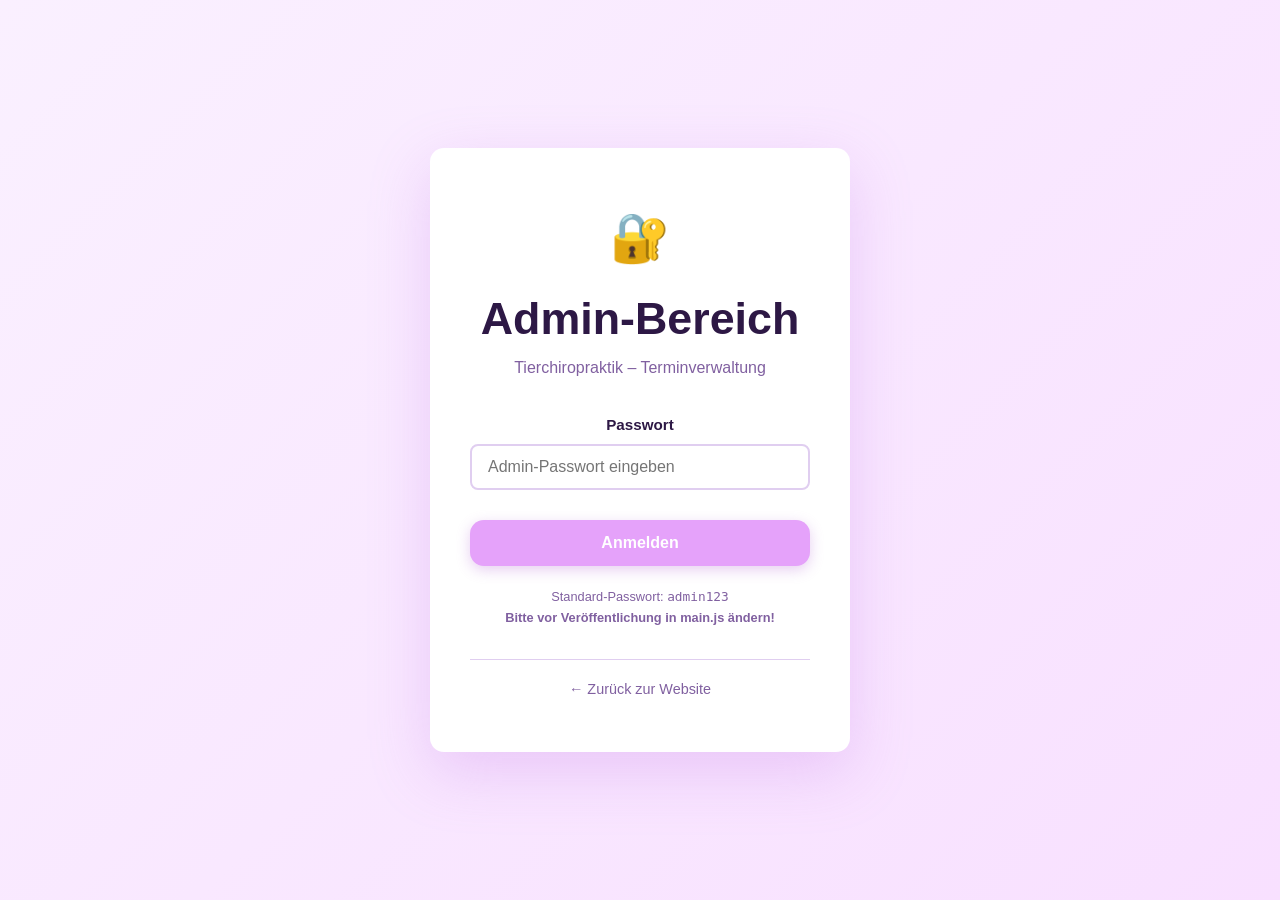
<file: admin.html>
﻿<!DOCTYPE html>
<html lang="de">
<head>
  <meta charset="UTF-8" />
  <meta name="viewport" content="width=device-width, initial-scale=1.0" />
  <meta name="robots" content="noindex, nofollow" />
  <title>Admin – Tierchiropraktik</title>
  <link rel="stylesheet" href="style.css" />
  <style>
    
    .stats-grid {
      display: grid;
      grid-template-columns: repeat(auto-fit, minmax(160px, 1fr));
      gap: 16px;
      margin-bottom: 28px;
    }
    .stat-karte {
      background: var(--weiss);
      border-radius: var(--radius);
      padding: 20px;
      box-shadow: var(--schatten);
      text-align: center;
    }
    .stat-zahl {
      font-size: 2.2rem;
      font-weight: 800;
      color: var(--flieder-dunkel);
      line-height: 1;
      margin-bottom: 6px;
    }
    .stat-label {
      font-size: 0.82rem;
      color: var(--text-hell);
      font-weight: 600;
      text-transform: uppercase;
      letter-spacing: 0.05em;
    }

    /* wochen */
    .wochen-grid {
      display: grid;
      grid-template-columns: 70px repeat(7, 1fr);
      border-left: 1px solid var(--grau-border);
      border-top: 1px solid var(--grau-border);
    }
    .wochen-kopf {
      background: var(--dunkel);
      color: var(--flieder-hell);
      padding: 10px 6px;
      text-align: center;
      font-size: 0.8rem;
      font-weight: 700;
      border-right: 1px solid rgba(255,255,255,0.1);
      border-bottom: 1px solid rgba(255,255,255,0.1);
    }
    .wochen-kopf.heute-kopf {
      background: var(--flieder-dunkel);
    }
    .zeit-label {
      background: var(--grau);
      padding: 8px 6px;
      text-align: right;
      font-size: 0.75rem;
      font-weight: 600;
      color: var(--text-hell);
      border-right: 1px solid var(--grau-border);
      border-bottom: 1px solid var(--grau-border);
      line-height: 1.2;
    }
    .wochen-zelle {
      border-right: 1px solid var(--grau-border);
      border-bottom: 1px solid var(--grau-border);
      min-height: 52px;
      padding: 3px;
      cursor: pointer;
      transition: background var(--transition);
      position: relative;
    }
    .wochen-zelle:hover {
      background: var(--rosa-hell);
    }
    .wochen-zelle.heute-spalte {
      background: rgba(232, 172, 250, 0.08);
    }
    .wochen-termin {
      background: var(--flieder);
      border-radius: 4px;
      padding: 3px 6px;
      font-size: 0.72rem;
      font-weight: 600;
      color: var(--dunkel);
      cursor: pointer;
      white-space: nowrap;
      overflow: hidden;
      text-overflow: ellipsis;
      margin-bottom: 2px;
      transition: background var(--transition);
    }
    .wochen-termin:hover {
      background: var(--flieder-dunkel);
      color: var(--weiss);
    }

    /*  Tages  */
    .tages-grid {
      display: grid;
      grid-template-columns: 70px 1fr;
      border-left: 1px solid var(--grau-border);
      border-top: 1px solid var(--grau-border);
    }
    .tages-zelle {
      border-right: 1px solid var(--grau-border);
      border-bottom: 1px solid var(--grau-border);
      min-height: 64px;
      padding: 6px;
      cursor: pointer;
      transition: background var(--transition);
    }
    .tages-zelle:hover {
      background: var(--rosa-hell);
    }

    /* admin */
    .termin-formular-panel {
      background: var(--weiss);
      border-radius: var(--radius);
      box-shadow: var(--schatten);
      padding: 24px;
      margin-bottom: 24px;
    }
    .termin-formular-panel h3 {
      margin-bottom: 16px;
      color: var(--flieder-dunkel);
    }

    .btn-klein {
      padding: 4px 12px;
      font-size: 0.8rem;
      border-radius: 20px;
      border: none;
      cursor: pointer;
      font-weight: 700;
      transition: all var(--transition);
    }
    .btn-best  { background: #D4EDDA; color: #155724; }
    .btn-best:hover  { background: #155724; color: #fff; }
    .btn-abges { background: #F8D7DA; color: #721C24; }
    .btn-abges:hover { background: #721C24; color: #fff; }
    .btn-del   { background: var(--grau); color: var(--text-hell); }
    .btn-del:hover   { background: #e74c3c; color: #fff; }

    
    .admin-suche {
      display: flex;
      gap: 10px;
      margin-bottom: 16px;
      flex-wrap: wrap;
    }
    .admin-suche input, .admin-suche select {
      padding: 9px 14px;
      border: 2px solid var(--grau-border);
      border-radius: var(--radius-klein);
      font-size: 0.9rem;
      background: var(--weiss);
      transition: border-color var(--transition);
    }
    .admin-suche input:focus, .admin-suche select:focus {
      outline: none;
      border-color: var(--flieder-dunkel);
    }
    .admin-suche input { flex: 1; min-width: 200px; }

    /* Tabellle */
    .tabelle-wrapper {
      overflow-x: auto;
    }

    @media (max-width: 900px) {
      .wochen-grid {
        grid-template-columns: 50px repeat(7, 1fr);
      }
      .wochen-kopf, .zeit-label {
        font-size: 0.68rem;
        padding: 6px 3px;
      }
      .wochen-termin {
        font-size: 0.65rem;
      }
    }
  </style>
</head>
<body>


  <div class="admin-login" id="login-bereich" role="main">
    <div class="login-karte">
      <div style="font-size:3rem;margin-bottom:12px">🔐</div>
      <h1>Admin-Bereich</h1>
      <p>Tierchiropraktik – Terminverwaltung</p>

      <div id="login-fehler" style="
        display:none;
        background:#F8D7DA;
        color:#721C24;
        padding:10px 14px;
        border-radius:var(--radius-klein);
        margin-bottom:16px;
        font-size:0.9rem;
      " role="alert">
         Falsches Passwort. Bitte erneut versuchen.
      </div>

      <div class="formular-gruppe">
        <label for="admin-passwort">Passwort</label>
        <input
          type="password"
          id="admin-passwort"
          placeholder="Admin-Passwort eingeben"
          autocomplete="current-password"
          onkeydown="if(event.key==='Enter') adminLogin()"
        />
      </div>

      <button class="btn btn-primary" style="width:100%;margin-top:8px" onclick="adminLogin()">
         Anmelden
      </button>

      <p style="margin-top:20px;font-size:0.8rem;color:var(--text-hell)">
         Standard-Passwort: <code>admin123</code><br>
        <strong>Bitte vor Veröffentlichung in main.js ändern!</strong>
      </p>

      <div style="margin-top:16px;border-top:1px solid var(--grau-border);padding-top:16px">
        <a href="index.html" style="font-size:0.9rem;color:var(--text-hell)">← Zurück zur Website</a>
      </div>
    </div>
  </div>

  
  <div class="admin-bereich" id="admin-bereich">

    <!-- Admin -->
    <div class="admin-header">
      <h1>🐴 Admin – Tierchiropraktik</h1>
      <div style="display:flex;align-items:center;gap:14px">
        <span style="font-size:0.9rem;opacity:0.7">Eingeloggt als Admin</span>
        <button
          class="btn"
          style="background:rgba(255,255,255,0.15);color:#fff;padding:8px 16px;font-size:0.85rem"
          onclick="adminLogout()"
        >
          🚪 Abmelden
        </button>
      </div>
    </div>

    
    <div class="admin-nav-tabs" role="tablist">
      <button class="admin-tab aktiv" onclick="adminTab('kalender')" id="tab-kalender" role="tab" aria-selected="true" aria-controls="panel-kalender">
        📅 Kalender
      </button>
      <button class="admin-tab" onclick="adminTab('termine')" id="tab-termine" role="tab" aria-selected="false" aria-controls="panel-termine">
        📋 Alle Termine
      </button>
      <button class="admin-tab" onclick="adminTab('neu')" id="tab-neu" role="tab" aria-selected="false" aria-controls="panel-neu">
        ➕ Neuer Termin
      </button>
    </div>

    <div class="admin-inhalt">

      <div id="panel-kalender" role="tabpanel" aria-labelledby="tab-kalender">

        <div class="stats-grid" id="stats-grid">
          <div class="stat-karte">
            <div class="stat-zahl" id="stat-heute">0</div>
            <div class="stat-label">Heute</div>
          </div>
          <div class="stat-karte">
            <div class="stat-zahl" id="stat-woche">0</div>
            <div class="stat-label">Diese Woche</div>
          </div>
          <div class="stat-karte">
            <div class="stat-zahl" id="stat-monat">0</div>
            <div class="stat-label">Diesen Monat</div>
          </div>
          <div class="stat-karte">
            <div class="stat-zahl" id="stat-offen">0</div>
            <div class="stat-label">Unbestätigt</div>
          </div>
          <div class="stat-karte">
            <div class="stat-zahl" id="stat-gesamt">0</div>
            <div class="stat-label">Gesamt</div>
          </div>
        </div>

        <div class="kalender-kopf">
          <div class="kalender-nav">
            <button onclick="kalenderNavigieren(-1)" aria-label="Zurück">◀</button>
            <span class="kalender-titel" id="kalender-titel">–</span>
            <button onclick="kalenderNavigieren(1)" aria-label="Vor">▶</button>
            <button
              onclick="kalenderHeute()"
              style="padding:8px 14px;border:2px solid var(--grau-border);background:var(--weiss);border-radius:var(--radius-klein);cursor:pointer;font-size:0.85rem;font-weight:600"
            >Heute</button>
          </div>
          <div class="kalender-ansicht-buttons" role="group" aria-label="Kalenderansicht">
            <button class="ansicht-btn" id="btn-tag"   onclick="kalenderAnsicht('tag')"   >Tag</button>
            <button class="ansicht-btn aktiv" id="btn-woche" onclick="kalenderAnsicht('woche')" >Woche</button>
            <button class="ansicht-btn" id="btn-monat" onclick="kalenderAnsicht('monat')" >Monat</button>
          </div>
        </div>

        <div id="kalender-container" style="background:var(--weiss);border-radius:var(--radius);box-shadow:var(--schatten);overflow:hidden">
        </div>
      </div>

      <div id="panel-termine" role="tabpanel" aria-labelledby="tab-termine" style="display:none">
        <h2 style="margin-bottom:16px">📋 Alle Termine</h2>

        <div class="admin-suche">
          <input type="text" id="suche-input" placeholder="🔍 Suchen (Name, Tier, Ort ...)" oninput="termineFiltern()" />
          <select id="suche-status" onchange="termineFiltern()">
            <option value="">Alle Status</option>
            <option value="neu">Neu / Unbestätigt</option>
            <option value="bestaetigt">Bestätigt</option>
            <option value="abgesagt">Abgesagt</option>
          </select>
          <select id="suche-tierart" onchange="termineFiltern()">
            <option value="">Alle</option>
            <option value="Pferd">Pferd</option>
            <option value="Sonstiges">Sonstiges</option>
          </select>
        </div>

        <div class="tabelle-wrapper">
          <table class="termin-tabelle" id="termine-tabelle">
            <thead>
              <tr>
                <th>Datum &amp; Zeit</th>
                <th>Tier</th>
                <th>Tierart</th>
                <th>Besitzer</th>
                <th>Problem</th>
                <th>Ort</th>
                <th>Status</th>
                <th>Aktionen</th>
              </tr>
            </thead>
            <tbody id="termine-tbody">
            </tbody>
          </table>
        </div>
      </div>

      <div id="panel-neu" role="tabpanel" aria-labelledby="tab-neu" style="display:none">
        <h2 style="margin-bottom:20px"> Termin manuell eintragen</h2>

        <div class="termin-formular-panel">
          <h3> Tier &amp; Problem</h3>
          <div style="display:grid;grid-template-columns:1fr 1fr;gap:16px">
            <div class="formular-gruppe">
              <label for="neu-tierart">Tierart <span class="pflicht">*</span></label>
              <select id="neu-tierart">
                <option value="Pferd" selected>Pferd</option>
                <option value="Sonstiges">Sonstiges (bitte anfragen)</option>
              </select>
            </div>
            <div class="formular-gruppe">
              <label for="neu-tiername">Tiername <span class="pflicht">*</span></label>
              <input type="text" id="neu-tiername" placeholder="Name des Tieres" />
            </div>
            <div class="formular-gruppe">
              <label for="neu-rasse">Rasse / Typ</label>
              <input type="text" id="neu-rasse" placeholder="z. B. Labrador" />
            </div>
            <div class="formular-gruppe">
              <label for="neu-groesse">Größe / Gewicht</label>
              <input type="text" id="neu-groesse" placeholder="z. B. 500 kg" />
            </div>
          </div>
          <div class="formular-gruppe">
            <label for="neu-problem">Beschwerden / Problem <span class="pflicht">*</span></label>
            <textarea id="neu-problem" rows="2" placeholder="Beschreibung der Beschwerden ..."></textarea>
          </div>
        </div>

        <div class="termin-formular-panel">
          <h3> Datum &amp; Ort</h3>
          <div style="display:grid;grid-template-columns:1fr 1fr;gap:16px">
            <div class="formular-gruppe">
              <label for="neu-datum">Datum <span class="pflicht">*</span></label>
              <input type="date" id="neu-datum" />
            </div>
            <div class="formular-gruppe">
              <label for="neu-uhrzeit">Uhrzeit <span class="pflicht">*</span></label>
              <input type="time" id="neu-uhrzeit" value="09:00" />
            </div>
          </div>
          <div class="formular-gruppe">
            <label for="neu-adresse">Adresse (Behandlungsort) <span class="pflicht">*</span></label>
            <input type="text" id="neu-adresse" placeholder="Straße, PLZ Ort" />
          </div>
          <div class="formular-gruppe">
            <label for="neu-hinweis">Anfahrtshinweis</label>
            <input type="text" id="neu-hinweis" placeholder="Hinweise zur Anfahrt ..." />
          </div>
        </div>

        <div class="termin-formular-panel">
          <h3> Kontakt</h3>
          <div style="display:grid;grid-template-columns:1fr 1fr;gap:16px">
            <div class="formular-gruppe">
              <label for="neu-vorname">Vorname <span class="pflicht">*</span></label>
              <input type="text" id="neu-vorname" placeholder="Vorname" />
            </div>
            <div class="formular-gruppe">
              <label for="neu-nachname">Nachname <span class="pflicht">*</span></label>
              <input type="text" id="neu-nachname" placeholder="Nachname" />
            </div>
            <div class="formular-gruppe">
              <label for="neu-email">E-Mail</label>
              <input type="email" id="neu-email" placeholder="email@beispiel.de" />
            </div>
            <div class="formular-gruppe">
              <label for="neu-telefon">Telefon</label>
              <input type="tel" id="neu-telefon" placeholder="0176 ..." />
            </div>
          </div>
          <div class="formular-gruppe">
            <label for="neu-status">Status</label>
            <select id="neu-status">
              <option value="bestaetigt"> Bestätigt</option>
              <option value="neu"> Neu / Unbestätigt</option>
              <option value="abgesagt"> Abgesagt</option>
            </select>
          </div>
          <div class="formular-gruppe">
            <label for="neu-notiz">Interne Notiz</label>
            <textarea id="neu-notiz" rows="2" placeholder="Nur für Sie sichtbare Notizen ..."></textarea>
          </div>
        </div>

        <div style="display:flex;gap:12px;justify-content:flex-end">
          <button class="btn btn-secondary" onclick="neuFormularLeeren()">🗑 Leeren</button>
          <button class="btn btn-primary" onclick="neuTerminSpeichern()">💾 Termin speichern</button>
        </div>

        <div id="neu-erfolg" style="display:none;margin-top:16px;background:#D4EDDA;color:#155724;padding:12px 16px;border-radius:var(--radius-klein);">
          ✅ Termin erfolgreich gespeichert!
        </div>
      </div>

    </div><!-- /admin -->
  </div><!-- /admin -->

  
  <div class="modal-overlay" id="modal-overlay" role="dialog" aria-modal="true" aria-labelledby="modal-titel" onclick="modalSchliessen(event)">
    <div class="modal">
      <button class="modal-schliessen" onclick="modalZu()" aria-label="Modal schließen">✕</button>
      <h2 id="modal-titel" style="margin-bottom:20px;color:var(--flieder-dunkel)">📋 Termin Details</h2>

      <div id="modal-inhalt">
      </div>

      <div style="display:flex;gap:10px;margin-top:24px;flex-wrap:wrap" id="modal-aktionen">
      </div>
    </div>
  </div>

  <script src="main.js"></script>
</body>
</html>
</file>
<file: style.css>
/* ============================================
    Ganzheitliche Pferdetherapie
   ============================================ */


:root {
  --flieder:        #f0d8fa;   
  --flieder-mittel: #e5a2fa;  
  --flieder-dunkel: #b16bcc;   
  --flieder-hell:   #FAF0FF;   
  --rosa:           #F8E0FF;
  --rosa-hell:      #FEFAFF;   
  --weiss:          #FFFFFF;
  --dunkel:         #2D1845;   
  --text:           #3A2050;   
  --text-hell:      #8060A0;  
  --grau:           #F6F0FA;
  --grau-border:    #E0CEF0;
  --schatten:       0 2px 16px rgba(176, 96, 208, 0.12);
  --schatten-hover: 0 6px 24px rgba(176, 96, 208, 0.25);
  --radius:         14px;
  --radius-klein:   8px;
  --transition:     0.25s ease;
}


*, *::before, *::after {
  box-sizing: border-box;
  margin: 0;
  padding: 0;
}

html {
  scroll-behavior: smooth;
  font-size: 16px;
}

body {
  font-family: 'Segoe UI', 'Helvetica Neue', Arial, sans-serif;
  background-color: var(--rosa-hell);
  color: var(--text);
  line-height: 1.65;
  min-height: 100vh;
}

img {
  max-width: 100%;
  height: auto;
  display: block;
}

a {
  color: var(--flieder-dunkel);
  text-decoration: none;
  transition: color var(--transition);
}

a:hover {
  color: var(--dunkel);
}

h1, h2, h3, h4 {
  color: var(--dunkel);
  line-height: 1.3;
}

h1 { font-size: clamp(1.8rem, 4vw, 2.8rem); }
h2 { font-size: clamp(1.4rem, 3vw, 2rem); margin-bottom: 1rem; }
h3 { font-size: 1.25rem; margin-bottom: 0.6rem; }

p { margin-bottom: 1rem; }

ul { list-style: none; }

/* Banner */
.notfall-banner {
  background: linear-gradient(135deg, #FF6B9D, #FF4757);
  color: #fff;
  text-align: center;
  padding: 10px 20px;
  font-size: 0.9rem;
  font-weight: 600;
  letter-spacing: 0.02em;
}

.notfall-banner a {
  color: #fff;
  text-decoration: underline;
}

.navbar {
  background: var(--weiss);
  box-shadow: var(--schatten);
  position: sticky;
  top: 0;
  z-index: 1000;
  padding: 0 24px;
}

.navbar-inner {
  max-width: 1200px;
  margin: 0 auto;
  display: flex;
  align-items: center;
  justify-content: flex-start;
  height: 70px;
  gap: 16px;
}

.navbar-logo {
  display: flex;
  align-items: center;
  gap: 10px;
  font-size: 1.1rem;
  font-weight: 700;
  color: var(--dunkel);
  white-space: nowrap;
  position: relative;
  cursor: pointer;
  text-decoration: none;
}

.navbar-logo .logo-icon {
  font-size: 2rem;
}


.logo-svg-wrapper {
  width: 54px;
  height: 54px;
  flex-shrink: 0;
}

.logo-svg-wrapper svg {
  width: 100%;
  height: 100%;
}

.logo-bild {
  width: 54px;
  height: 54px;
  object-fit: contain;
}

.logo-text-block {
  display: flex;
  flex-direction: column;
  line-height: 1.25;
}

.logo-text-name {
  font-size: 1.05rem;
  font-weight: 800;
  color: var(--text);
  letter-spacing: -0.01em;
}

.logo-text-sub {
  font-size: 0.68rem;
  font-weight: 500;
  color: var(--text-hell);
  letter-spacing: 0.04em;
  text-transform: uppercase;
}

.logo-dropdown {
  display: none;
  position: absolute;
  top: calc(100% + 12px);
  left: 0;
  background: var(--weiss);
  border-radius: var(--radius);
  box-shadow: 0 8px 32px rgba(176, 96, 208, 0.22);
  min-width: 220px;
  z-index: 2000;
  overflow: hidden;
  border: 1.5px solid var(--flieder);
}

.logo-dropdown.offen {
  display: block;
  animation: dropdown-ein 0.18s ease;
}

@keyframes dropdown-ein {
  from { opacity: 0; transform: translateY(-8px); }
  to   { opacity: 1; transform: translateY(0); }
}

.logo-dropdown a {
  display: flex;
  align-items: center;
  gap: 10px;
  padding: 12px 18px;
  color: var(--text);
  font-size: 0.92rem;
  font-weight: 500;
  border-bottom: 1px solid var(--grau-border);
  transition: background var(--transition);
}

.logo-dropdown a:last-child {
  border-bottom: none;
}

.logo-dropdown a:hover {
  background: var(--flieder-hell);
  color: var(--text);
}

.logo-dropdown a.termin-link {
  background: var(--flieder);
  font-weight: 700;
  color: var(--text);
}

.logo-dropdown a.termin-link:hover {
  background: var(--flieder-mittel);
  color: var(--weiss);
}

.logo-platzhalter { display: none; }

.hamburger    { display: none !important; }
.navbar-links { display: none !important; }

.container {
  max-width: 1100px;
  margin: 0 auto;
  padding: 0 20px;
}

.seite-inhalt {
  padding: 50px 20px;
  max-width: 1100px;
  margin: 0 auto;
}

.btn {
  display: inline-block;
  padding: 12px 28px;
  border-radius: var(--radius);
  font-size: 1rem;
  font-weight: 600;
  cursor: pointer;
  border: none;
  transition: all var(--transition);
  text-align: center;
  line-height: 1.4;
}

.btn-primary {
  background: var(--flieder-mittel);
  color: var(--weiss);
  box-shadow: 0 4px 14px rgba(176, 96, 208, 0.30);
}

.btn-primary:hover {
  background: var(--flieder-dunkel);
  color: var(--weiss);
  transform: translateY(-2px);
  box-shadow: 0 6px 20px rgba(176, 96, 208, 0.45);
}

.btn-secondary {
  background: var(--weiss);
  color: var(--flieder-dunkel);
  border: 2px solid var(--flieder-mittel);
}

.btn-secondary:hover {
  background: var(--flieder-hell);
  transform: translateY(-2px);
}

.btn-gross {
  padding: 16px 38px;
  font-size: 1.1rem;
  border-radius: 50px;
}

.karte {
  background: var(--weiss);
  border-radius: var(--radius);
  box-shadow: var(--schatten);
  padding: 28px;
  transition: box-shadow var(--transition), transform var(--transition);
}

.karte:hover {
  box-shadow: var(--schatten-hover);
  transform: translateY(-3px);
}

.hero {
  background: linear-gradient(150deg, #FEFAFF 0%, var(--flieder) 50%, var(--rosa) 100%);
  padding: 80px 20px 60px;
  text-align: center;
  position: relative;
  overflow: hidden;
}

.hero::before {
  content: '';
  position: absolute;
  font-size: 260px;
  opacity: 0.06;
  right: 40px;
  top: -10px;
  line-height: 1;
}

.hero-titel {
  font-size: clamp(2rem, 5vw, 3.2rem);
  margin-bottom: 1rem;
  color: var(--text);
}

.hero-untertitel {
  font-size: 1.15rem;
  color: var(--text-hell);
  max-width: 600px;
  margin: 0 auto 2rem;
}

.hero-buttons {
  display: flex;
  gap: 14px;
  justify-content: center;
  flex-wrap: wrap;
}

.tier-kacheln {
  padding: 60px 20px;
  background: var(--weiss);
}

.tier-kacheln h2 {
  text-align: center;
  margin-bottom: 2rem;
}

.kacheln-grid {
  display: grid;
  grid-template-columns: repeat(auto-fit, minmax(180px, 1fr));
  gap: 20px;
  max-width: 1000px;
  margin: 0 auto;
}

.tier-kachel {
  background: var(--grau);
  border-radius: var(--radius);
  padding: 30px 20px;
  text-align: center;
  cursor: pointer;
  border: 2px solid transparent;
  transition: all var(--transition);
  text-decoration: none;
  color: var(--text);
  display: block;
}

.tier-kachel:hover,
.tier-kachel.aktiv {
  background: var(--flieder-hell);
  border-color: var(--flieder-dunkel);
  transform: translateY(-4px);
  box-shadow: var(--schatten-hover);
  color: var(--dunkel);
}

.tier-kachel .tier-emoji {
  font-size: 3rem;
  display: block;
  margin-bottom: 10px;
}

.tier-kachel .tier-name {
  font-weight: 700;
  font-size: 1rem;
}

.tier-detail {
  background: var(--rosa-hell);
  padding: 50px 20px;
  display: none;
}

.tier-detail.sichtbar {
  display: block;
}

.tier-detail-inner {
  max-width: 1000px;
  margin: 0 auto;
}

.tier-detail h2 {
  display: flex;
  align-items: center;
  gap: 12px;
  margin-bottom: 1.5rem;
}

.tier-skelett-bereich {
  display: grid;
  grid-template-columns: 1fr 1fr;
  gap: 30px;
  align-items: start;
}

.tier-skelett-svg {
  background: var(--weiss);
  border-radius: var(--radius);
  padding: 20px;
  text-align: center;
  box-shadow: var(--schatten);
}

.tier-skelett-svg svg {
  max-width: 100%;
  height: auto;
}

.tier-bilder-grid {
  display: grid;
  grid-template-columns: 1fr 1fr;
  gap: 14px;
}

.bild-platzhalter {
  background: linear-gradient(135deg, var(--flieder-hell), var(--rosa));
  border-radius: var(--radius-klein);
  aspect-ratio: 4/3;
  display: flex;
  flex-direction: column;
  align-items: center;
  justify-content: center;
  color: var(--text-hell);
  font-size: 0.85rem;
  text-align: center;
  padding: 10px;
  border: 2px dashed var(--flieder-dunkel);
}

.bild-platzhalter .platzhalter-icon {
  font-size: 2rem;
  margin-bottom: 6px;
}

.ueber-grid {
  display: grid;
  grid-template-columns: 300px 1fr;
  gap: 40px;
  align-items: start;
}

.profilbild-container {
  background: linear-gradient(135deg, var(--flieder-hell), var(--rosa));
  border-radius: var(--radius);
  aspect-ratio: 3/4;
  display: flex;
  flex-direction: column;
  align-items: center;
  justify-content: center;
  color: var(--text-hell);
  font-size: 0.9rem;
  text-align: center;
  padding: 20px;
  border: 3px dashed var(--flieder-dunkel);
  box-shadow: var(--schatten);
}

.profilbild-container .platzhalter-icon {
  font-size: 4rem;
  margin-bottom: 10px;
}

.aktionen-bilder {
  display: grid;
  grid-template-columns: repeat(3, 1fr);
  gap: 14px;
  margin-top: 30px;
}

.formular-bereich {
  max-width: 700px;
  margin: 0 auto;
}

.formular-gruppe {
  margin-bottom: 22px;
}

.formular-gruppe label {
  display: block;
  font-weight: 600;
  margin-bottom: 7px;
  color: var(--dunkel);
  font-size: 0.95rem;
}

.formular-gruppe label .pflicht {
  color: var(--flieder-dunkel);
  margin-left: 2px;
}

.formular-gruppe input,
.formular-gruppe select,
.formular-gruppe textarea {
  width: 100%;
  padding: 12px 16px;
  border: 2px solid var(--grau-border);
  border-radius: var(--radius-klein);
  font-size: 1rem;
  font-family: inherit;
  background: var(--weiss);
  color: var(--text);
  transition: border-color var(--transition), box-shadow var(--transition);
  appearance: auto;
}

.formular-gruppe input:focus,
.formular-gruppe select:focus,
.formular-gruppe textarea:focus {
  outline: none;
  border-color: var(--flieder-dunkel);
  box-shadow: 0 0 0 3px rgba(200, 126, 232, 0.2);
}

.formular-gruppe textarea {
  resize: vertical;
  min-height: 100px;
}

.formular-grid-2 {
  display: grid;
  grid-template-columns: 1fr 1fr;
  gap: 16px;
}

.radio-gruppe,
.checkbox-gruppe {
  display: flex;
  flex-wrap: wrap;
  gap: 10px;
  margin-top: 6px;
}

.radio-option,
.checkbox-option {
  display: flex;
  align-items: center;
  gap: 7px;
  background: var(--grau);
  padding: 8px 14px;
  border-radius: var(--radius-klein);
  cursor: pointer;
  transition: background var(--transition);
  font-size: 0.95rem;
}

.radio-option:hover,
.checkbox-option:hover {
  background: var(--flieder-hell);
}

.radio-option input,
.checkbox-option input {
  width: auto;
  accent-color: var(--flieder-dunkel);
}

.formular-hinweis {
  background: var(--flieder-hell);
  border-left: 4px solid var(--flieder-dunkel);
  padding: 14px 18px;
  border-radius: 0 var(--radius-klein) var(--radius-klein) 0;
  font-size: 0.9rem;
  margin-bottom: 24px;
  color: var(--text);
}

.schritte-leiste {
  display: flex;
  gap: 0;
  margin-bottom: 36px;
  border-radius: var(--radius);
  overflow: hidden;
  box-shadow: var(--schatten);
}

.schritt {
  flex: 1;
  text-align: center;
  padding: 14px 10px;
  background: var(--grau);
  font-size: 0.85rem;
  font-weight: 600;
  color: var(--text-hell);
  border-right: 2px solid var(--weiss);
  display: flex;
  align-items: center;
  justify-content: center;
  gap: 6px;
}

.schritt:last-child { border-right: none; }

.schritt.aktiv {
  background: var(--flieder);
  color: var(--dunkel);
}

.schritt.erledigt {
  background: var(--flieder-dunkel);
  color: var(--weiss);
}

.erfolgs-meldung {
  text-align: center;
  padding: 50px 30px;
  display: none;
}

.erfolgs-meldung.sichtbar {
  display: block;
}

.erfolgs-icon {
  font-size: 4rem;
  margin-bottom: 20px;
}

.kontakt-grid {
  display: grid;
  grid-template-columns: 1fr 1fr;
  gap: 40px;
  align-items: start;
}

.kontakt-info-karte {
  background: var(--weiss);
  border-radius: var(--radius);
  padding: 32px;
  box-shadow: var(--schatten);
}

.kontakt-zeile {
  display: flex;
  align-items: flex-start;
  gap: 14px;
  margin-bottom: 20px;
  padding-bottom: 20px;
  border-bottom: 1px solid var(--grau-border);
}

.kontakt-zeile:last-child {
  border-bottom: none;
  margin-bottom: 0;
  padding-bottom: 0;
}

.kontakt-icon {
  font-size: 1.6rem;
  min-width: 40px;
  text-align: center;
}

.kontakt-label {
  font-weight: 700;
  font-size: 0.8rem;
  text-transform: uppercase;
  letter-spacing: 0.06em;
  color: var(--text-hell);
  margin-bottom: 3px;
}

.kontakt-wert {
  font-size: 1rem;
  color: var(--dunkel);
  font-weight: 500;
}

/*Admin*/
.admin-login {
  min-height: 100vh;
  display: flex;
  align-items: center;
  justify-content: center;
  background: linear-gradient(135deg, var(--flieder-hell), var(--rosa));
  padding: 20px;
}

.login-karte {
  background: var(--weiss);
  border-radius: var(--radius);
  padding: 50px 40px;
  box-shadow: 0 20px 60px rgba(200, 126, 232, 0.3);
  width: 100%;
  max-width: 420px;
  text-align: center;
}

.login-karte h1 {
  margin-bottom: 8px;
}

.login-karte p {
  color: var(--text-hell);
  margin-bottom: 30px;
}

.admin-bereich {
  min-height: 100vh;
  background: var(--grau);
  display: none;
}

.admin-bereich.sichtbar {
  display: block;
}

.admin-header {
  background: var(--dunkel);
  color: var(--weiss);
  padding: 16px 28px;
  display: flex;
  align-items: center;
  justify-content: space-between;
}

.admin-header h1 {
  color: var(--flieder);
  font-size: 1.3rem;
}

.admin-nav-tabs {
  display: flex;
  gap: 4px;
  padding: 16px 28px 0;
  background: var(--weiss);
  border-bottom: 2px solid var(--grau-border);
}

.admin-tab {
  padding: 10px 20px;
  border: none;
  background: none;
  cursor: pointer;
  font-size: 0.95rem;
  font-weight: 600;
  color: var(--text-hell);
  border-bottom: 3px solid transparent;
  margin-bottom: -2px;
  transition: all var(--transition);
}

.admin-tab.aktiv {
  color: var(--flieder-dunkel);
  border-bottom-color: var(--flieder-dunkel);
}

.admin-inhalt {
  padding: 28px;
  max-width: 1400px;
  margin: 0 auto;
}

/* Kalender */
.kalender-kopf {
  display: flex;
  align-items: center;
  justify-content: space-between;
  margin-bottom: 20px;
  flex-wrap: wrap;
  gap: 12px;
}

.kalender-ansicht-buttons {
  display: flex;
  gap: 4px;
}

.ansicht-btn {
  padding: 8px 16px;
  border: 2px solid var(--grau-border);
  background: var(--weiss);
  border-radius: var(--radius-klein);
  cursor: pointer;
  font-weight: 600;
  font-size: 0.9rem;
  color: var(--text);
  transition: all var(--transition);
}

.ansicht-btn.aktiv {
  background: var(--flieder);
  border-color: var(--flieder-dunkel);
  color: var(--dunkel);
}

.kalender-nav {
  display: flex;
  align-items: center;
  gap: 12px;
}

.kalender-nav button {
  padding: 8px 14px;
  border: 2px solid var(--grau-border);
  background: var(--weiss);
  border-radius: var(--radius-klein);
  cursor: pointer;
  font-size: 1rem;
  transition: all var(--transition);
}

.kalender-nav button:hover {
  background: var(--flieder-hell);
  border-color: var(--flieder-dunkel);
}

.kalender-nav .kalender-titel {
  font-weight: 700;
  font-size: 1.1rem;
  min-width: 200px;
  text-align: center;
}

#kalender-container {
  background: var(--weiss);
  border-radius: var(--radius);
  box-shadow: var(--schatten);
  overflow: hidden;
}

.kalender-grid-kopf {
  display: grid;
  grid-template-columns: repeat(7, 1fr);
  background: var(--dunkel);
}

.kalender-tag-kopf {
  padding: 12px;
  text-align: center;
  color: var(--flieder-hell);
  font-weight: 700;
  font-size: 0.85rem;
  letter-spacing: 0.05em;
}

.kalender-grid-body {
  display: grid;
  grid-template-columns: repeat(7, 1fr);
  border-left: 1px solid var(--grau-border);
  border-top: 1px solid var(--grau-border);
}

.kalender-zelle {
  min-height: 100px;
  border-right: 1px solid var(--grau-border);
  border-bottom: 1px solid var(--grau-border);
  padding: 8px;
  cursor: pointer;
  transition: background var(--transition);
}

.kalender-zelle:hover {
  background: var(--rosa-hell);
}

.kalender-zelle.heute {
  background: var(--flieder-hell);
}

.kalender-zelle.anderer-monat {
  opacity: 0.4;
}

.zelle-datum {
  font-size: 0.85rem;
  font-weight: 700;
  color: var(--text-hell);
  margin-bottom: 4px;
}

.kalender-termin {
  background: var(--flieder);
  border-radius: 4px;
  padding: 3px 6px;
  font-size: 0.72rem;
  font-weight: 600;
  margin-bottom: 3px;
  cursor: pointer;
  white-space: nowrap;
  overflow: hidden;
  text-overflow: ellipsis;
  color: var(--dunkel);
  transition: background var(--transition);
}

.kalender-termin:hover {
  background: var(--flieder-dunkel);
  color: var(--weiss);
}

.modal-overlay {
  position: fixed;
  inset: 0;
  background: rgba(58, 32, 64, 0.6);
  z-index: 2000;
  display: flex;
  align-items: center;
  justify-content: center;
  padding: 20px;
  opacity: 0;
  pointer-events: none;
  transition: opacity var(--transition);
}

.modal-overlay.offen {
  opacity: 1;
  pointer-events: auto;
}

.modal {
  background: var(--weiss);
  border-radius: var(--radius);
  padding: 36px;
  max-width: 520px;
  width: 100%;
  box-shadow: 0 20px 60px rgba(58, 32, 64, 0.4);
  transform: scale(0.95);
  transition: transform var(--transition);
  position: relative;
}

.modal-overlay.offen .modal {
  transform: scale(1);
}

.modal-schliessen {
  position: absolute;
  top: 16px;
  right: 16px;
  background: none;
  border: none;
  font-size: 1.4rem;
  cursor: pointer;
  color: var(--text-hell);
  line-height: 1;
  padding: 4px;
}

.modal-schliessen:hover {
  color: var(--dunkel);
}

.termin-detail-zeile {
  display: flex;
  gap: 12px;
  margin-bottom: 12px;
  align-items: flex-start;
}

.detail-label {
  font-weight: 700;
  min-width: 130px;
  color: var(--text-hell);
  font-size: 0.9rem;
}

.detail-wert {
  color: var(--dunkel);
  font-size: 0.95rem;
}

.termin-tabelle {
  width: 100%;
  border-collapse: collapse;
  background: var(--weiss);
  border-radius: var(--radius);
  overflow: hidden;
  box-shadow: var(--schatten);
}

.termin-tabelle th {
  background: var(--dunkel);
  color: var(--flieder-hell);
  padding: 14px 16px;
  text-align: left;
  font-size: 0.85rem;
  letter-spacing: 0.04em;
}

.termin-tabelle td {
  padding: 13px 16px;
  border-bottom: 1px solid var(--grau-border);
  font-size: 0.92rem;
}

.termin-tabelle tr:hover td {
  background: var(--rosa-hell);
}

.status-badge {
  display: inline-block;
  padding: 3px 10px;
  border-radius: 20px;
  font-size: 0.8rem;
  font-weight: 700;
}

.status-neu     { background: #FFF3CD; color: #856404; }
.status-best    { background: #D4EDDA; color: #155724; }
.status-abges   { background: #F8D7DA; color: #721C24; }

footer {
  background: var(--dunkel);
  color: var(--flieder-hell);
  padding: 50px 20px 30px;
  margin-top: 60px;
}

.footer-inner {
  max-width: 1100px;
  margin: 0 auto;
}

.footer-grid {
  display: grid;
  grid-template-columns: repeat(auto-fit, minmax(200px, 1fr));
  gap: 36px;
  margin-bottom: 40px;
}

.footer-spalte h4 {
  color: var(--flieder);
  margin-bottom: 14px;
  font-size: 1rem;
}

.footer-spalte a {
  display: block;
  color: var(--flieder-hell);
  font-size: 0.9rem;
  margin-bottom: 8px;
  opacity: 0.85;
}

.footer-spalte a:hover {
  opacity: 1;
  color: var(--flieder);
}

.footer-spalte p {
  font-size: 0.9rem;
  opacity: 0.8;
  margin-bottom: 8px;
}

.footer-bottom {
  border-top: 1px solid rgba(232, 172, 250, 0.2);
  padding-top: 24px;
  text-align: center;
  font-size: 0.85rem;
  opacity: 0.7;
}

.text-seite {
  max-width: 820px;
  margin: 0 auto;
  padding: 50px 20px;
}

.text-seite h1 {
  margin-bottom: 1.5rem;
}

.text-seite h2 {
  margin-top: 2rem;
  font-size: 1.2rem;
}

.text-seite p,
.text-seite ul {
  font-size: 0.95rem;
  margin-bottom: 1rem;
}

.text-seite ul {
  list-style: disc;
  padding-left: 24px;
}

.text-mitte  { text-align: center; }
.mb-1 { margin-bottom: 1rem; }
.mb-2 { margin-bottom: 2rem; }
.mb-3 { margin-bottom: 3rem; }
.mt-1 { margin-top: 1rem; }
.mt-2 { margin-top: 2rem; }

.abschnitt {
  padding: 60px 20px;
}

.abschnitt-hell {
  background: var(--weiss);
}

.trennlinie {
  border: none;
  border-top: 2px solid var(--grau-border);
  margin: 30px 0;
}

@media (max-width: 768px) {

  .ueber-grid {
    grid-template-columns: 1fr;
  }

  .kontakt-grid {
    grid-template-columns: 1fr;
  }

  .tier-skelett-bereich {
    grid-template-columns: 1fr;
  }

  .tier-bilder-grid {
    grid-template-columns: 1fr 1fr;
  }

  .formular-grid-2 {
    grid-template-columns: 1fr;
  }

  .aktionen-bilder {
    grid-template-columns: 1fr 1fr;
  }

  .hero {
    padding: 50px 16px 40px;
  }

  .schritte-leiste {
    flex-direction: column;
  }

  .schritt {
    border-right: none;
    border-bottom: 2px solid var(--weiss);
  }

  .admin-inhalt {
    padding: 16px;
  }

  .kalender-zelle {
    min-height: 60px;
    padding: 4px;
  }

  .zelle-datum {
    font-size: 0.75rem;
  }

  .login-karte {
    padding: 36px 24px;
  }
}

@media (max-width: 480px) {
  .tier-bilder-grid {
    grid-template-columns: 1fr;
  }

  .aktionen-bilder {
    grid-template-columns: 1fr;
  }

  .kacheln-grid {
    grid-template-columns: repeat(2, 1fr);
  }
}

.behandlung-grid {
  display: grid;
  grid-template-columns: 1fr 1fr;
  gap: 30px;
  align-items: start;
  max-width: 1000px;
  margin: 0 auto;
}
@media (max-width: 768px) {
  .behandlung-grid {
    grid-template-columns: 1fr; /* Wechselt auf smartphones automatisch zu einer Spalte *\
  }
}
</file>
